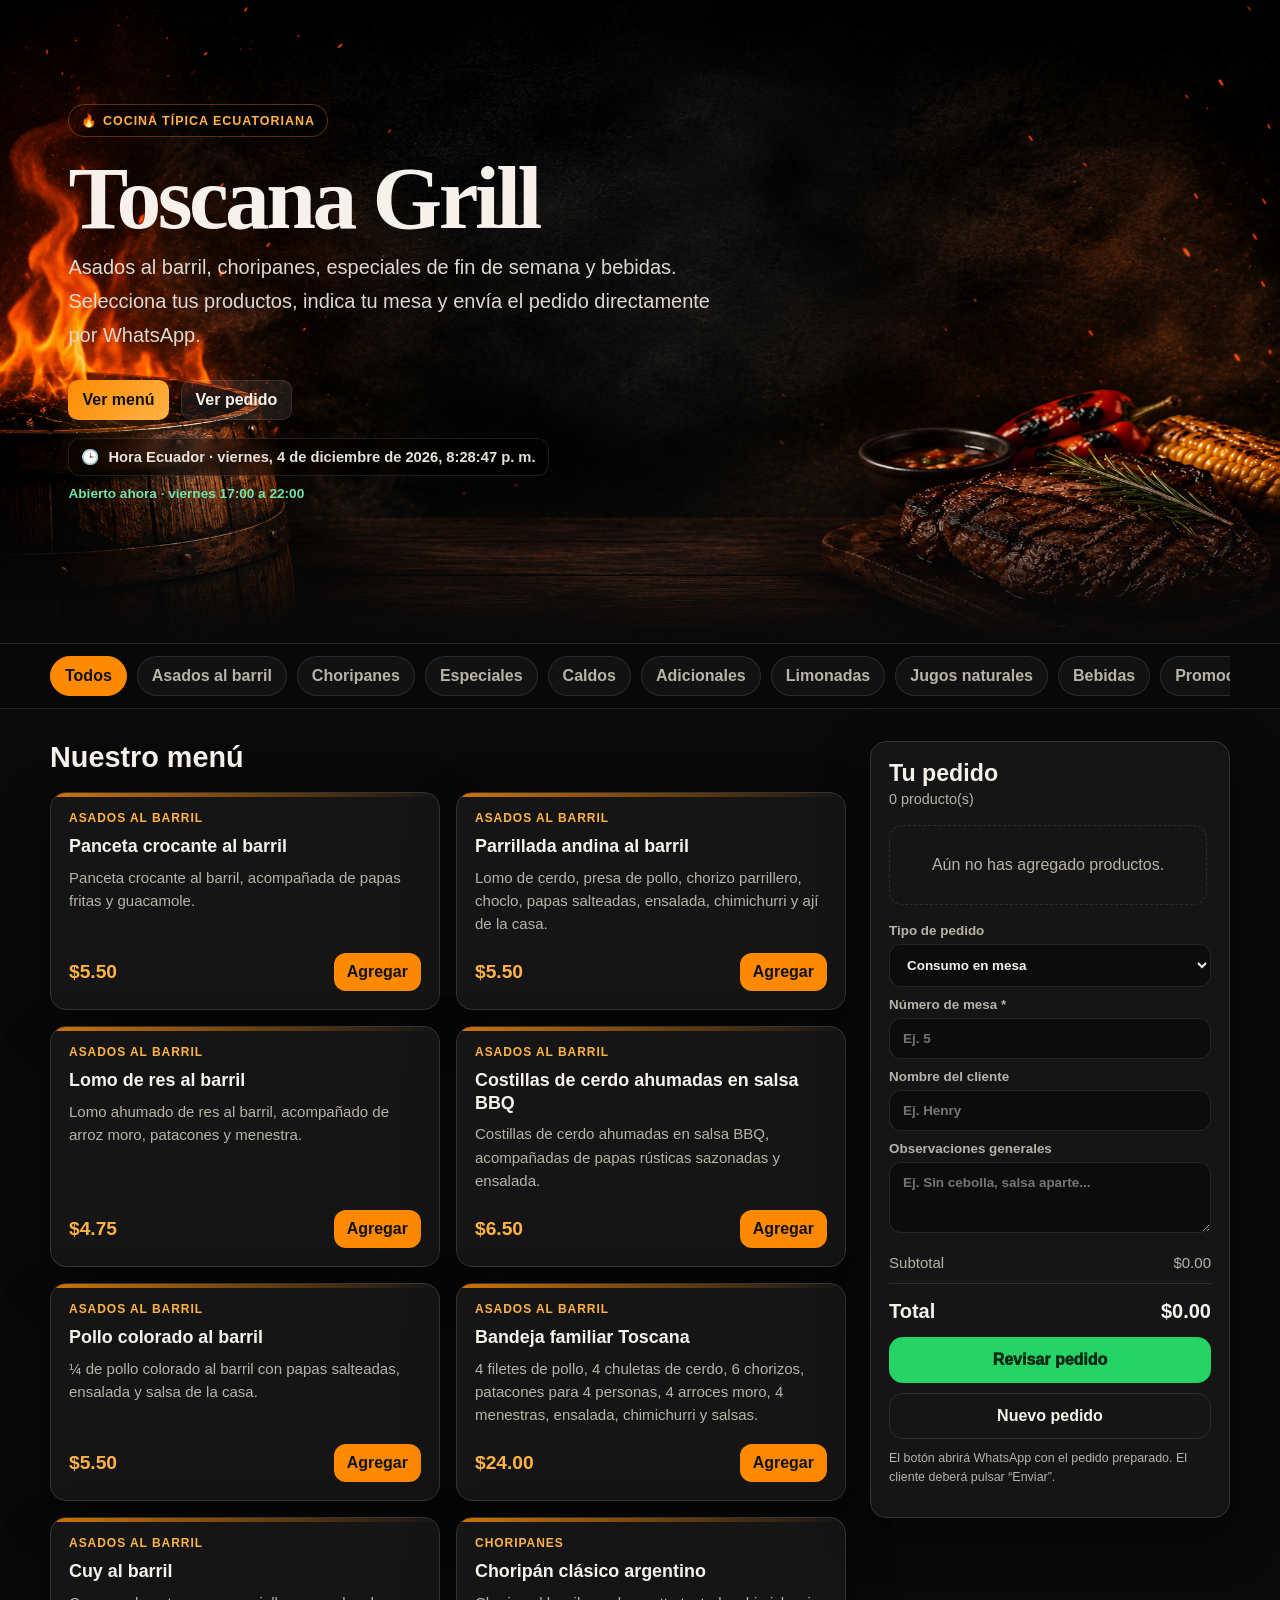
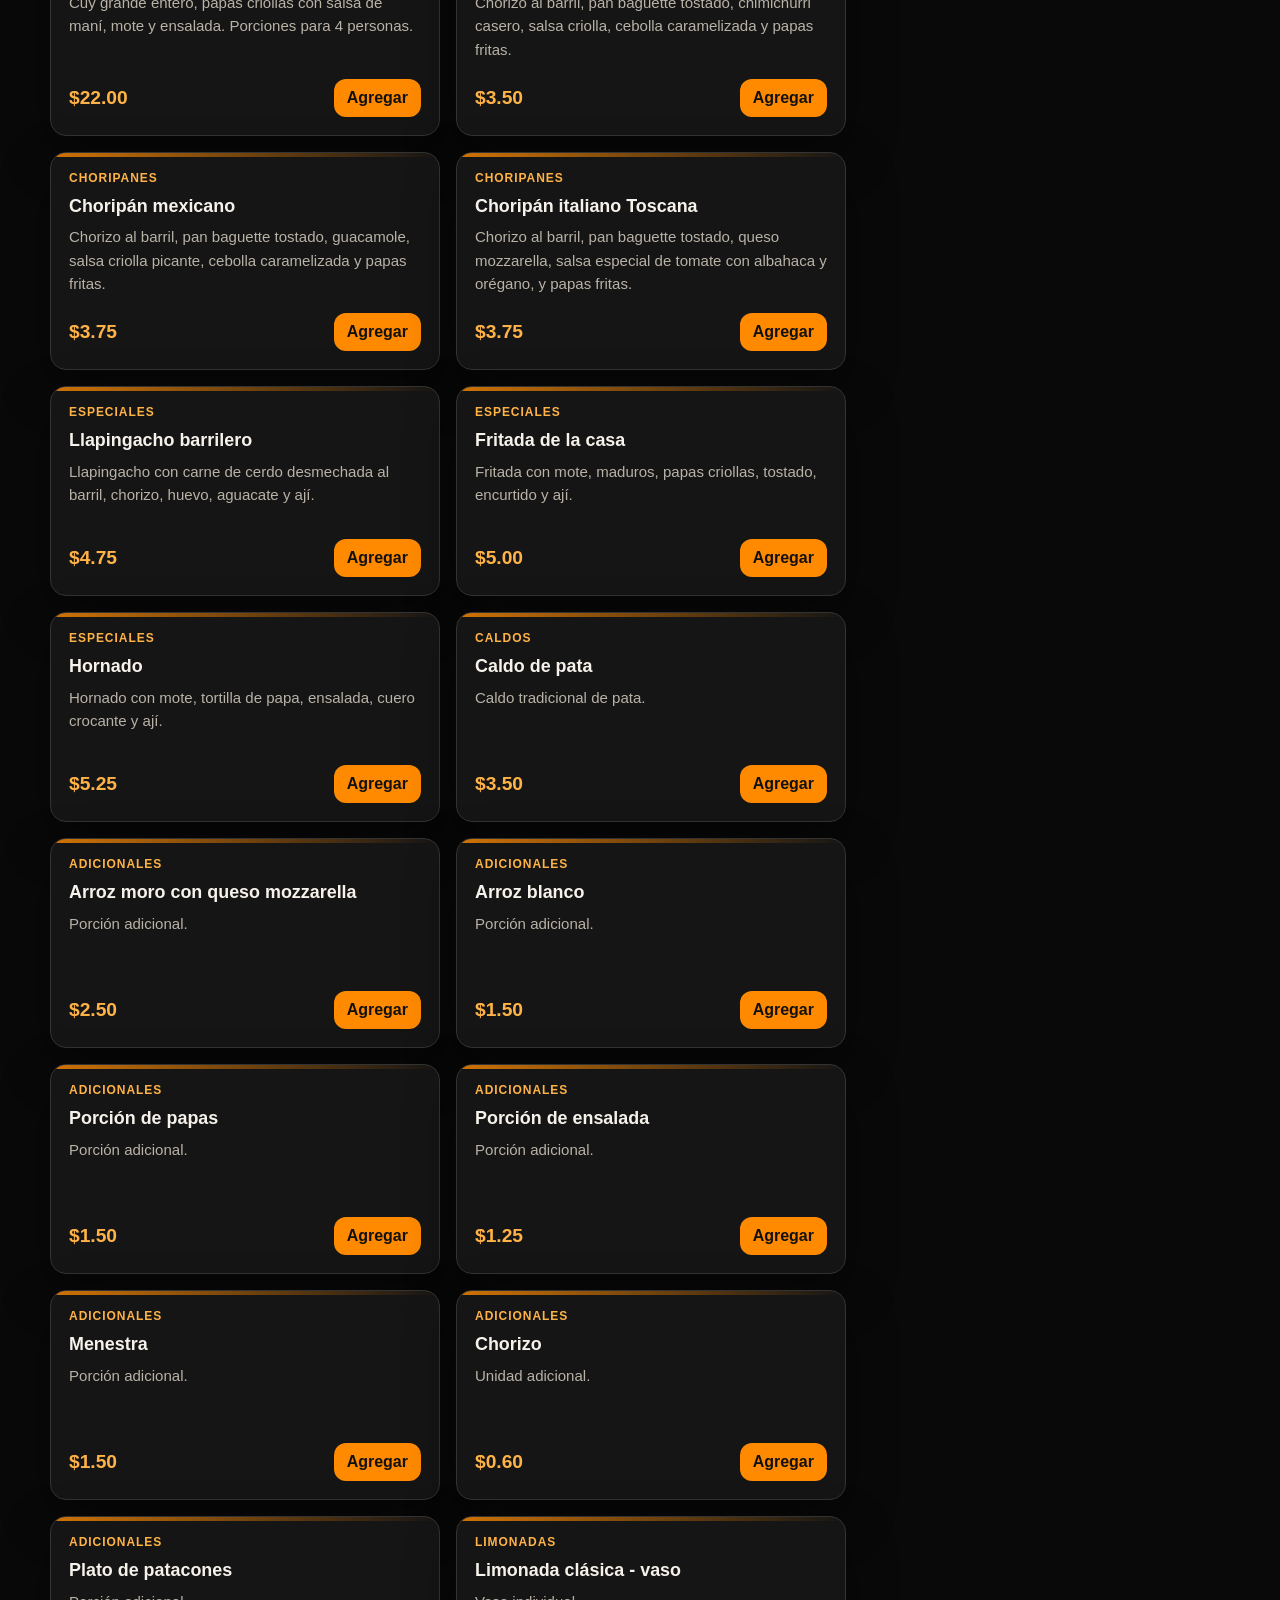
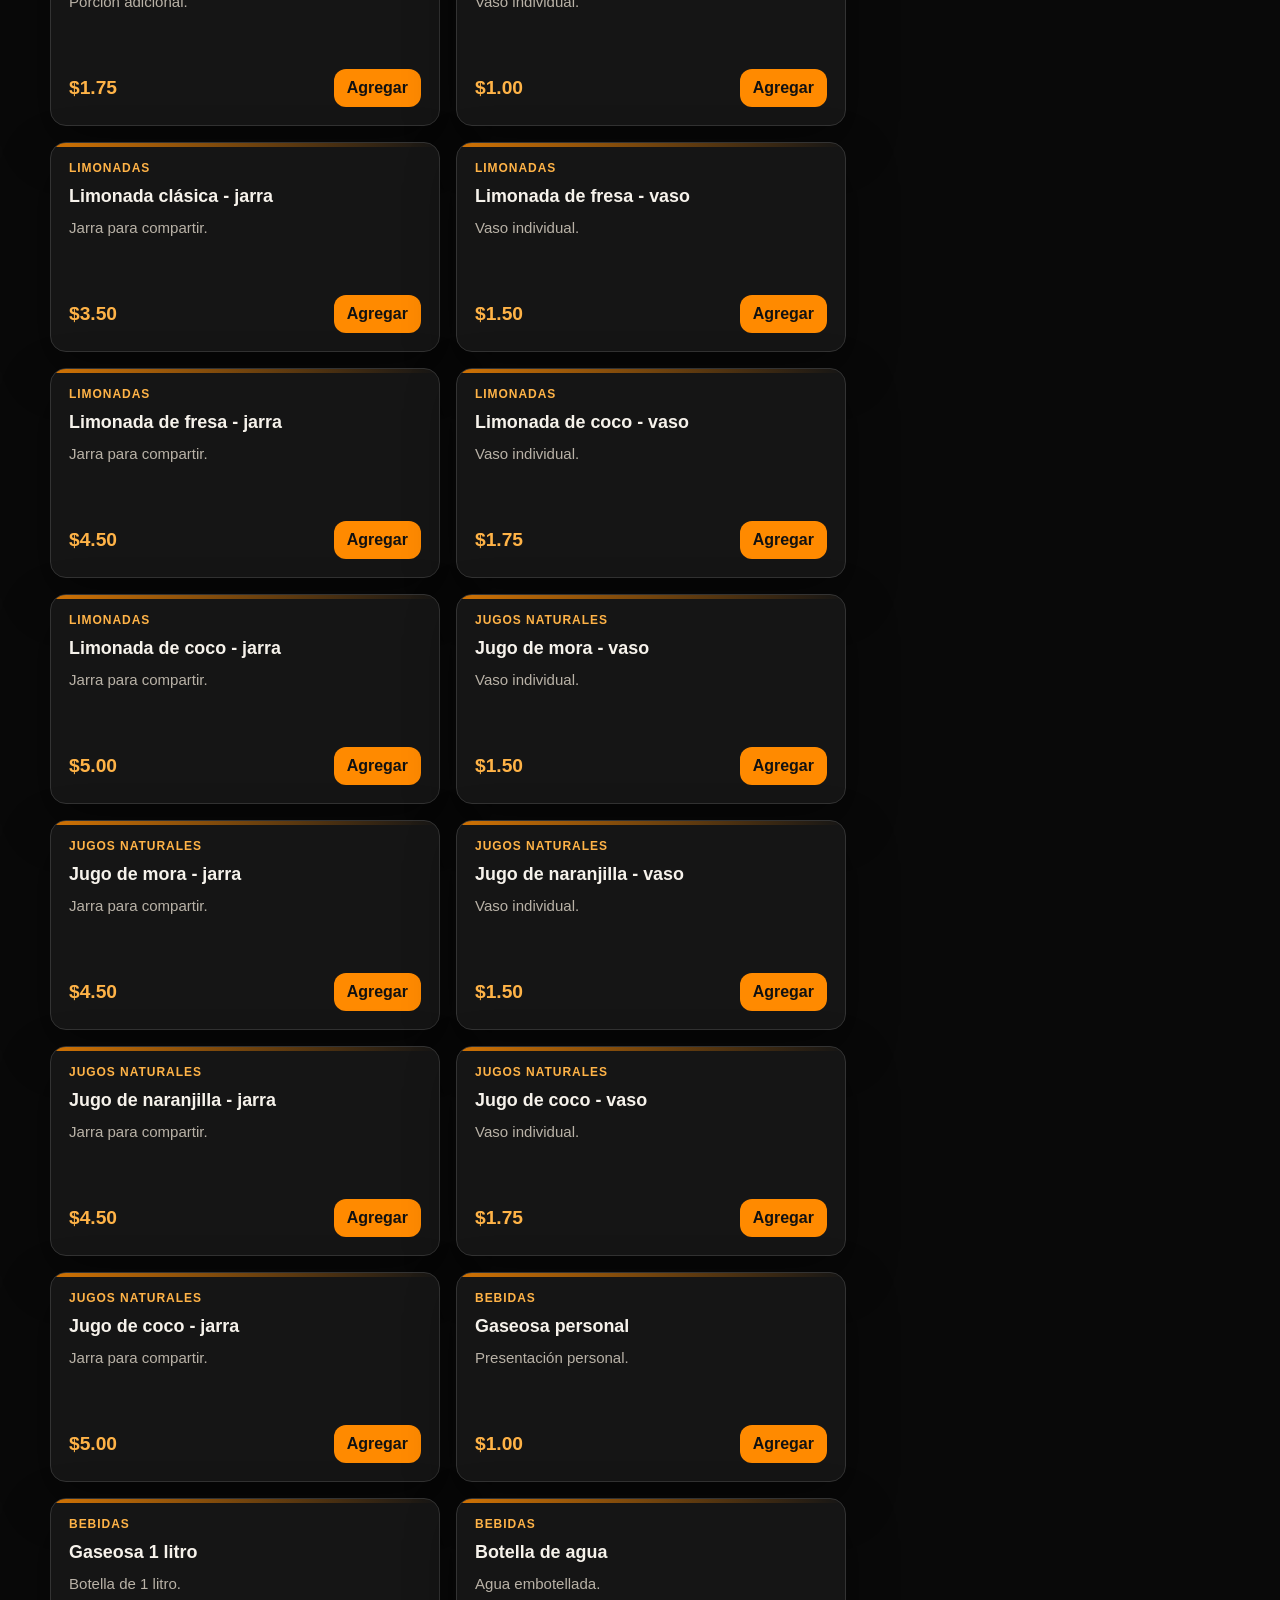
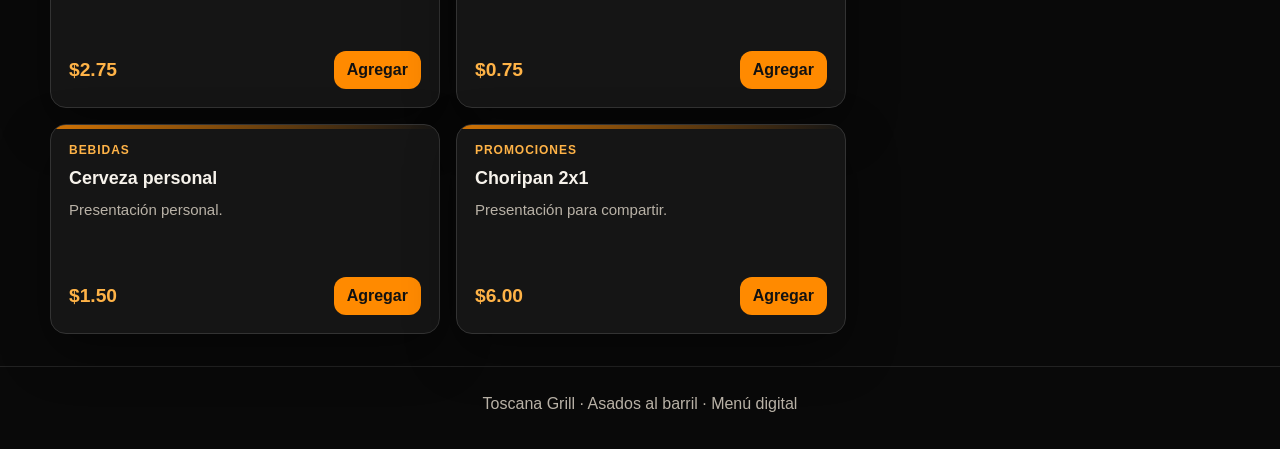
<file: index.html>
<!DOCTYPE html>
<html lang="es">
<head>
  <meta charset="UTF-8">
  <meta name="viewport" content="width=device-width, initial-scale=1.0">
  <meta name="description" content="Menú digital de Toscana Grill. Realiza tu pedido y envíalo por WhatsApp.">
  <meta name="theme-color" content="#090909">
  <meta name="referrer" content="strict-origin">
  <link rel="preload" as="image" href="./assets/fondo-toscana.png?v=2" fetchpriority="high">
  <link rel="stylesheet" href="./css/styles.css?v=6">
  <style>
    html,body{margin:0;min-height:100%;background:#090909;color:#f6f2eb;font-family:Arial,sans-serif}
    .hero{min-height:65vh;padding:32px;background:#111 url("./assets/fondo-toscana.png?v=2") center/100% 100% no-repeat}
    .hero-content,.layout,.toolbar-inner{width:min(1180px,94%);margin:auto}
    .layout{display:grid;grid-template-columns:minmax(0,1fr) 360px;gap:24px;padding:32px 0}
    .menu-grid{display:grid;grid-template-columns:repeat(2,minmax(0,1fr));gap:16px}
    .card,.cart{background:#151515;border:1px solid #333;border-radius:16px;padding:18px}
    button,.btn{border-radius:10px;padding:10px 14px}
    @media(max-width:900px){.layout{grid-template-columns:1fr}.menu-grid{grid-template-columns:1fr}}
  </style>
  <title>Toscana Grill | Menú digital</title>
</head>
<body>
<noscript><p style="padding:20px">Activa JavaScript para visualizar el menú.</p></noscript>
<header class="hero">
    <div class="hero-content">
      <span class="eyebrow">🔥 Cocina típica ecuatoriana</span>
      <h1>Toscana Grill</h1>
      <p>Asados al barril, choripanes, especiales de fin de semana y bebidas. Selecciona tus productos, indica tu mesa y envía el pedido directamente por WhatsApp.</p>
      <div class="hero-actions">
        <a class="btn btn-primary" href="#menu">Ver menú</a>
        <button class="btn btn-secondary" id="openCartButton" type="button">Ver pedido</button>
      </div>

      <div class="live-datetime" aria-live="polite">
        <span>🕒</span>
        <span id="currentDateTime">Cargando fecha y hora...</span>
      </div>
      <div class="schedule-note" id="scheduleStatus" aria-live="polite"></div>
    </div>
  </header>

  <nav class="toolbar" aria-label="Categorías del menú">
    <div class="toolbar-inner" id="categoryFilters"></div>
  </nav>

  <main class="layout" id="menu">
    <section>
      <h2 class="section-title">Nuestro menú</h2>
      <div class="menu-grid" id="menuGrid">

        <article class="card" data-product-id="1" data-category="Asados al barril">
          <span class="category">Asados al barril</span>
          <h3>Panceta crocante al barril</h3>
          <p class="description">Panceta crocante al barril, acompañada de papas fritas y guacamole.</p>
          <div class="card-footer">
            <span class="price">$5.50</span>
            <button class="add-btn" type="button" data-add-product="1">Agregar</button>
          </div>
        </article>

        <article class="card" data-product-id="2" data-category="Asados al barril">
          <span class="category">Asados al barril</span>
          <h3>Parrillada andina al barril</h3>
          <p class="description">Lomo de cerdo, presa de pollo, chorizo parrillero, choclo, papas salteadas, ensalada, chimichurri y ají de la casa.</p>
          <div class="card-footer">
            <span class="price">$5.50</span>
            <button class="add-btn" type="button" data-add-product="2">Agregar</button>
          </div>
        </article>

        <article class="card" data-product-id="3" data-category="Asados al barril">
          <span class="category">Asados al barril</span>
          <h3>Lomo de res al barril</h3>
          <p class="description">Lomo ahumado de res al barril, acompañado de arroz moro, patacones y menestra.</p>
          <div class="card-footer">
            <span class="price">$4.75</span>
            <button class="add-btn" type="button" data-add-product="3">Agregar</button>
          </div>
        </article>

        <article class="card" data-product-id="4" data-category="Asados al barril">
          <span class="category">Asados al barril</span>
          <h3>Costillas de cerdo ahumadas en salsa BBQ</h3>
          <p class="description">Costillas de cerdo ahumadas en salsa BBQ, acompañadas de papas rústicas sazonadas, ensalada y limonada.</p>
          <div class="card-footer">
            <span class="price">$5.00</span>
            <button class="add-btn" type="button" data-add-product="4">Agregar</button>
          </div>
        </article>

        <article class="card" data-product-id="5" data-category="Asados al barril">
          <span class="category">Asados al barril</span>
          <h3>Pollo colorado al barril</h3>
          <p class="description">¼ de pollo colorado al barril con papas salteadas, ensalada y salsa de la casa.</p>
          <div class="card-footer">
            <span class="price">$5.50</span>
            <button class="add-btn" type="button" data-add-product="5">Agregar</button>
          </div>
        </article>

        <article class="card" data-product-id="6" data-category="Asados al barril">
          <span class="category">Asados al barril</span>
          <h3>Bandeja familiar Toscana</h3>
          <p class="description">4 filetes de pollo, 4 chuletas de cerdo, 6 chorizos, patacones para 4 personas, 4 arroces moro, 4 menestras, ensalada, chimichurri y salsas.</p>
          <div class="card-footer">
            <span class="price">$24.00</span>
            <button class="add-btn" type="button" data-add-product="6">Agregar</button>
          </div>
        </article>

        <article class="card" data-product-id="7" data-category="Asados al barril">
          <span class="category">Asados al barril</span>
          <h3>Cuy al barril</h3>
          <p class="description">Cuy grande entero, papas criollas con salsa de maní, mote y ensalada. Porciones para 4 personas.</p>
          <div class="card-footer">
            <span class="price">$22.00</span>
            <button class="add-btn" type="button" data-add-product="7">Agregar</button>
          </div>
        </article>

        <article class="card" data-product-id="8" data-category="Choripanes">
          <span class="category">Choripanes</span>
          <h3>Choripán clásico argentino</h3>
          <p class="description">Chorizo al barril, pan baguette tostado, chimichurri casero, salsa criolla, cebolla caramelizada y papas fritas.</p>
          <div class="card-footer">
            <span class="price">$3.50</span>
            <button class="add-btn" type="button" data-add-product="8">Agregar</button>
          </div>
        </article>

        <article class="card" data-product-id="9" data-category="Choripanes">
          <span class="category">Choripanes</span>
          <h3>Choripán mexicano</h3>
          <p class="description">Chorizo al barril, pan baguette tostado, guacamole, salsa criolla picante, cebolla caramelizada y papas fritas.</p>
          <div class="card-footer">
            <span class="price">$3.75</span>
            <button class="add-btn" type="button" data-add-product="9">Agregar</button>
          </div>
        </article>

        <article class="card" data-product-id="10" data-category="Choripanes">
          <span class="category">Choripanes</span>
          <h3>Choripán italiano Toscana</h3>
          <p class="description">Chorizo al barril, pan baguette tostado, queso mozzarella, salsa especial de tomate con albahaca y orégano, y papas fritas.</p>
          <div class="card-footer">
            <span class="price">$3.75</span>
            <button class="add-btn" type="button" data-add-product="10">Agregar</button>
          </div>
        </article>

        <article class="card" data-product-id="11" data-category="Especiales">
          <span class="category">Especiales</span>
          <h3>Llapingacho barrilero</h3>
          <p class="description">Llapingacho con carne de cerdo desmechada al barril, chorizo, huevo, aguacate y ají.</p>
          <div class="card-footer">
            <span class="price">$4.75</span>
            <button class="add-btn" type="button" data-add-product="11">Agregar</button>
          </div>
        </article>

        <article class="card" data-product-id="12" data-category="Especiales">
          <span class="category">Especiales</span>
          <h3>Fritada de la casa</h3>
          <p class="description">Fritada con mote, maduros, papas criollas, tostado, encurtido y ají.</p>
          <div class="card-footer">
            <span class="price">$5.00</span>
            <button class="add-btn" type="button" data-add-product="12">Agregar</button>
          </div>
        </article>

        <article class="card" data-product-id="13" data-category="Especiales">
          <span class="category">Especiales</span>
          <h3>Hornado</h3>
          <p class="description">Hornado con mote, tortilla de papa, ensalada, cuero crocante y ají.</p>
          <div class="card-footer">
            <span class="price">$5.25</span>
            <button class="add-btn" type="button" data-add-product="13">Agregar</button>
          </div>
        </article>

        <article class="card" data-product-id="14" data-category="Caldos">
          <span class="category">Caldos</span>
          <h3>Caldo de pata</h3>
          <p class="description">Caldo tradicional de pata.</p>
          <div class="card-footer">
            <span class="price">$3.50</span>
            <button class="add-btn" type="button" data-add-product="14">Agregar</button>
          </div>
        </article>

        <article class="card" data-product-id="15" data-category="Adicionales">
          <span class="category">Adicionales</span>
          <h3>Arroz moro con queso mozzarella</h3>
          <p class="description">Porción adicional.</p>
          <div class="card-footer">
            <span class="price">$2.50</span>
            <button class="add-btn" type="button" data-add-product="15">Agregar</button>
          </div>
        </article>

        <article class="card" data-product-id="16" data-category="Adicionales">
          <span class="category">Adicionales</span>
          <h3>Arroz blanco</h3>
          <p class="description">Porción adicional.</p>
          <div class="card-footer">
            <span class="price">$1.50</span>
            <button class="add-btn" type="button" data-add-product="16">Agregar</button>
          </div>
        </article>

        <article class="card" data-product-id="17" data-category="Adicionales">
          <span class="category">Adicionales</span>
          <h3>Porción de papas</h3>
          <p class="description">Porción adicional.</p>
          <div class="card-footer">
            <span class="price">$1.50</span>
            <button class="add-btn" type="button" data-add-product="17">Agregar</button>
          </div>
        </article>

        <article class="card" data-product-id="18" data-category="Adicionales">
          <span class="category">Adicionales</span>
          <h3>Porción de ensalada</h3>
          <p class="description">Porción adicional.</p>
          <div class="card-footer">
            <span class="price">$1.25</span>
            <button class="add-btn" type="button" data-add-product="18">Agregar</button>
          </div>
        </article>

        <article class="card" data-product-id="19" data-category="Adicionales">
          <span class="category">Adicionales</span>
          <h3>Menestra</h3>
          <p class="description">Porción adicional.</p>
          <div class="card-footer">
            <span class="price">$1.50</span>
            <button class="add-btn" type="button" data-add-product="19">Agregar</button>
          </div>
        </article>

        <article class="card" data-product-id="20" data-category="Adicionales">
          <span class="category">Adicionales</span>
          <h3>Chorizo</h3>
          <p class="description">Unidad adicional.</p>
          <div class="card-footer">
            <span class="price">$0.60</span>
            <button class="add-btn" type="button" data-add-product="20">Agregar</button>
          </div>
        </article>

        <article class="card" data-product-id="21" data-category="Adicionales">
          <span class="category">Adicionales</span>
          <h3>Plato de patacones</h3>
          <p class="description">Porción adicional.</p>
          <div class="card-footer">
            <span class="price">$1.75</span>
            <button class="add-btn" type="button" data-add-product="21">Agregar</button>
          </div>
        </article>

        <article class="card" data-product-id="22" data-category="Limonadas">
          <span class="category">Limonadas</span>
          <h3>Limonada clásica - vaso</h3>
          <p class="description">Vaso individual.</p>
          <div class="card-footer">
            <span class="price">$1.00</span>
            <button class="add-btn" type="button" data-add-product="22">Agregar</button>
          </div>
        </article>

        <article class="card" data-product-id="23" data-category="Limonadas">
          <span class="category">Limonadas</span>
          <h3>Limonada clásica - jarra</h3>
          <p class="description">Jarra para compartir.</p>
          <div class="card-footer">
            <span class="price">$3.50</span>
            <button class="add-btn" type="button" data-add-product="23">Agregar</button>
          </div>
        </article>

        <article class="card" data-product-id="24" data-category="Limonadas">
          <span class="category">Limonadas</span>
          <h3>Limonada de fresa - vaso</h3>
          <p class="description">Vaso individual.</p>
          <div class="card-footer">
            <span class="price">$1.50</span>
            <button class="add-btn" type="button" data-add-product="24">Agregar</button>
          </div>
        </article>

        <article class="card" data-product-id="25" data-category="Limonadas">
          <span class="category">Limonadas</span>
          <h3>Limonada de fresa - jarra</h3>
          <p class="description">Jarra para compartir.</p>
          <div class="card-footer">
            <span class="price">$4.50</span>
            <button class="add-btn" type="button" data-add-product="25">Agregar</button>
          </div>
        </article>

        <article class="card" data-product-id="26" data-category="Limonadas">
          <span class="category">Limonadas</span>
          <h3>Limonada de coco - vaso</h3>
          <p class="description">Vaso individual.</p>
          <div class="card-footer">
            <span class="price">$1.75</span>
            <button class="add-btn" type="button" data-add-product="26">Agregar</button>
          </div>
        </article>

        <article class="card" data-product-id="27" data-category="Limonadas">
          <span class="category">Limonadas</span>
          <h3>Limonada de coco - jarra</h3>
          <p class="description">Jarra para compartir.</p>
          <div class="card-footer">
            <span class="price">$5.00</span>
            <button class="add-btn" type="button" data-add-product="27">Agregar</button>
          </div>
        </article>

        <article class="card" data-product-id="28" data-category="Jugos naturales">
          <span class="category">Jugos naturales</span>
          <h3>Jugo de mora - vaso</h3>
          <p class="description">Vaso individual.</p>
          <div class="card-footer">
            <span class="price">$1.50</span>
            <button class="add-btn" type="button" data-add-product="28">Agregar</button>
          </div>
        </article>

        <article class="card" data-product-id="29" data-category="Jugos naturales">
          <span class="category">Jugos naturales</span>
          <h3>Jugo de mora - jarra</h3>
          <p class="description">Jarra para compartir.</p>
          <div class="card-footer">
            <span class="price">$4.50</span>
            <button class="add-btn" type="button" data-add-product="29">Agregar</button>
          </div>
        </article>

        <article class="card" data-product-id="30" data-category="Jugos naturales">
          <span class="category">Jugos naturales</span>
          <h3>Jugo de naranjilla - vaso</h3>
          <p class="description">Vaso individual.</p>
          <div class="card-footer">
            <span class="price">$1.50</span>
            <button class="add-btn" type="button" data-add-product="30">Agregar</button>
          </div>
        </article>

        <article class="card" data-product-id="31" data-category="Jugos naturales">
          <span class="category">Jugos naturales</span>
          <h3>Jugo de naranjilla - jarra</h3>
          <p class="description">Jarra para compartir.</p>
          <div class="card-footer">
            <span class="price">$4.50</span>
            <button class="add-btn" type="button" data-add-product="31">Agregar</button>
          </div>
        </article>

        <article class="card" data-product-id="32" data-category="Jugos naturales">
          <span class="category">Jugos naturales</span>
          <h3>Jugo de coco - vaso</h3>
          <p class="description">Vaso individual.</p>
          <div class="card-footer">
            <span class="price">$1.75</span>
            <button class="add-btn" type="button" data-add-product="32">Agregar</button>
          </div>
        </article>

        <article class="card" data-product-id="33" data-category="Jugos naturales">
          <span class="category">Jugos naturales</span>
          <h3>Jugo de coco - jarra</h3>
          <p class="description">Jarra para compartir.</p>
          <div class="card-footer">
            <span class="price">$5.00</span>
            <button class="add-btn" type="button" data-add-product="33">Agregar</button>
          </div>
        </article>

        <article class="card" data-product-id="34" data-category="Bebidas">
          <span class="category">Bebidas</span>
          <h3>Gaseosa personal</h3>
          <p class="description">Presentación personal.</p>
          <div class="card-footer">
            <span class="price">$1.00</span>
            <button class="add-btn" type="button" data-add-product="34">Agregar</button>
          </div>
        </article>

        <article class="card" data-product-id="35" data-category="Bebidas">
          <span class="category">Bebidas</span>
          <h3>Gaseosa 1 litro</h3>
          <p class="description">Botella de 1 litro.</p>
          <div class="card-footer">
            <span class="price">$2.75</span>
            <button class="add-btn" type="button" data-add-product="35">Agregar</button>
          </div>
        </article>

        <article class="card" data-product-id="36" data-category="Bebidas">
          <span class="category">Bebidas</span>
          <h3>Botella de agua</h3>
          <p class="description">Agua embotellada.</p>
          <div class="card-footer">
            <span class="price">$0.75</span>
            <button class="add-btn" type="button" data-add-product="36">Agregar</button>
          </div>
        </article>

        <article class="card" data-product-id="37" data-category="Bebidas">
          <span class="category">Bebidas</span>
          <h3>Cerveza personal</h3>
          <p class="description">Presentación personal.</p>
          <div class="card-footer">
            <span class="price">$1.50</span>
            <button class="add-btn" type="button" data-add-product="37">Agregar</button>
          </div>
        </article>
      </div>
    </section>

    <aside class="cart" id="cartPanel" aria-label="Resumen del pedido">
      <button class="cart-close-mobile" id="closeCartButton" type="button" aria-label="Cerrar pedido">×</button>
      <h2>Tu pedido</h2>
      <p class="cart-meta"><span id="cartCount">0</span> producto(s)</p>

      <div class="cart-items" id="cartItems">
        <div class="cart-empty">Aún no has agregado productos.</div>
      </div>

      <div class="order-fields">
        <label>
          Tipo de pedido
          <select id="orderType">
            <option value="Consumo en mesa">Consumo en mesa</option>
            <option value="Para llevar">Para llevar</option>
            <option value="Domicilio">Domicilio</option>
          </select>
        </label>

        <div id="tableFields" class="conditional-fields visible">
          <label>
            Número de mesa *
            <input id="tableNumber" type="text" inputmode="numeric" pattern="[0-9]{1,3}" maxlength="3" placeholder="Ej. 5" autocomplete="off" />
          </label>
        </div>

        <label>
          Nombre del cliente
          <input id="customerName" type="text" maxlength="60" placeholder="Ej. Henry" autocomplete="name" />
        </label>

        <div id="deliveryFields" class="conditional-fields">
          <label>
            Dirección de entrega *
            <input id="deliveryAddress" type="text" maxlength="180" placeholder="Ej. Av. Principal y Calle Secundaria" autocomplete="street-address" />
            <span class="field-note">El costo del delivery aplica únicamente dentro de la zona urbana. Fuera de la zona el costo puede variar. </span>
          </label>

          <label>
            Referencia *
            <textarea id="deliveryReference" rows="2" maxlength="180" placeholder="Ej. Casa color beige, junto a la farmacia"></textarea>
          </label>
        </div>

        <label>
          Observaciones generales
          <textarea id="orderNotes" rows="3" maxlength="250" placeholder="Ej. Sin cebolla, salsa aparte..."></textarea>
        </label>
      </div>

      <div class="fee-summary">
        <div class="fee-row">
          <span>Subtotal</span>
          <span id="cartSubtotal">$0.00</span>
        </div>
        <div class="fee-row" id="disposablesRow" hidden>
          <span>Desechables</span>
          <span id="disposablesTotal">$0.00</span>
        </div>
        <div class="fee-row" id="deliveryRow" hidden>
          <span>Delivery</span>
          <span id="deliveryTotal">$0.00</span>
        </div>
      </div>

      <div class="cart-total">
        <span>Total</span>
        <span id="cartTotal">$0.00</span>
      </div>

      <button class="whatsapp-btn" id="reviewOrderButton" type="button">
        Revisar pedido
      </button>

      <button class="new-order-btn" id="newOrderButton" type="button">
        Nuevo pedido
      </button>

      <p class="helper">
        El botón abrirá WhatsApp con el pedido preparado. El cliente deberá pulsar “Enviar”.
      </p>
    </aside>
  </main>

  <button class="floating-cart" id="floatingCartButton" type="button">
    🛒 Pedido (<span id="floatingCount">0</span>)
  </button>

  
  <div class="modal-backdrop" id="orderReviewModal" hidden>
    <section class="order-modal" role="dialog" aria-modal="true" aria-labelledby="reviewTitle">
      <div class="modal-header">
        <div>
          <span class="category">Verificación final</span>
          <h2 id="reviewTitle">Confirma tu pedido</h2>
        </div>
        <button class="modal-close" id="closeReviewButton" type="button" aria-label="Cerrar">×</button>
      </div>

      <div class="review-content" id="reviewContent"></div>

      <div class="modal-actions">
        <button class="btn btn-secondary" id="editOrderButton" type="button">Volver y editar</button>
        <button class="whatsapp-btn" id="confirmWhatsAppButton" type="button">Confirmar y abrir WhatsApp</button>
      </div>
    </section>
  </div>

  <footer>
    Toscana Grill · Asados al barril · Menú digital
  </footer>
  <script defer src="./js/app.js?v=6"></script>
</body>
</html>
</file>
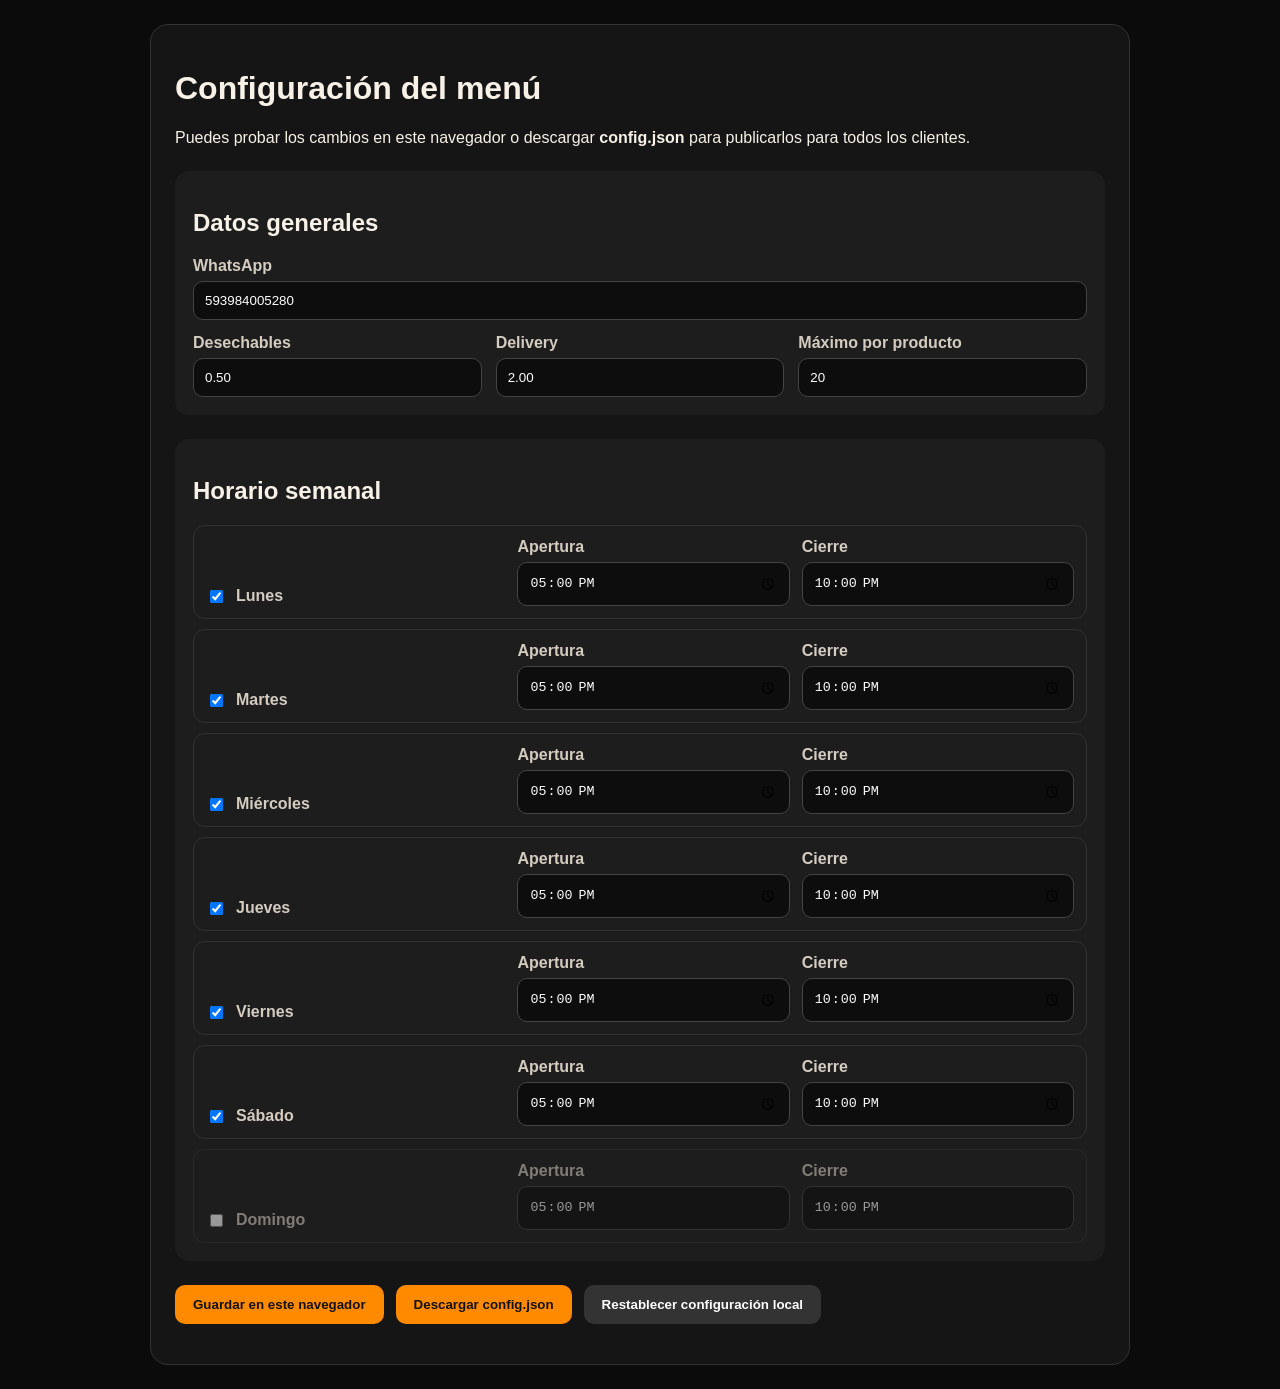
<file: admin/configuracion.html>
<!DOCTYPE html>
<html lang="es">
<head>
  <meta charset="UTF-8">
  <meta name="viewport" content="width=device-width, initial-scale=1.0">
  <title>Configuración Toscana Grill</title>
  <link rel="stylesheet" href="../css/configuracion.css?v=2">
</head>
<body>
  <main class="config-card">
    <h1>Configuración del menú</h1>
    <p>Puedes probar los cambios en este navegador o descargar <strong>config.json</strong> para publicarlos para todos los clientes.</p>
    <section>
      <h2>Datos generales</h2>
      <label>WhatsApp<input id="whatsappNumber" type="text" maxlength="15"></label>
      <div class="grid-3">
        <label>Desechables<input id="disposableFeePerItem" type="number" min="0" step="0.05"></label>
        <label>Delivery<input id="deliveryFee" type="number" min="0" step="0.25"></label>
        <label>Máximo por producto<input id="maxQuantityPerItem" type="number" min="1" max="99"></label>
      </div>
    </section>
    <section>
      <h2>Horario semanal</h2>
      <div id="days" class="days"></div>
    </section>
    <div class="actions">
      <button id="saveLocalConfig" type="button">Guardar en este navegador</button>
      <button id="downloadConfig" type="button">Descargar config.json</button>
      <button id="clearLocalConfig" class="secondary" type="button">Restablecer configuración local</button>
    </div>
    <p id="status" class="status"></p>
  </main>
  <script src="../js/config-editor.js?v=4"></script>
</body>
</html>
</file>
<file: css/styles.css>
:root {
      --bg: #090909;
      --surface: #121212;
      --surface-2: #191919;
      --text: #f6f2eb;
      --muted: #b9b2a7;
      --accent: #ff8a00;
      --accent-2: #ffb347;
      --danger: #ff5f57;
      --success: #25d366;
      --border: rgba(255,255,255,.10);
      --shadow: 0 18px 50px rgba(0,0,0,.38);
      --radius: 18px;
    }

    * { box-sizing: border-box; }
    html { scroll-behavior: smooth; }
    body {
      margin: 0;
      font-family: Inter, ui-sans-serif, system-ui, -apple-system, BlinkMacSystemFont, "Segoe UI", sans-serif;
      background:
        radial-gradient(circle at top right, rgba(255,138,0,.12), transparent 28%),
        linear-gradient(180deg, #090909 0%, #0f0f0f 100%);
      color: var(--text);
      min-height: 100vh;
    }

    button, input, select, textarea { font: inherit; }
    button { cursor: pointer; }

    .hero {
      min-height: 72vh;
      display: grid;
      place-items: center;
      position: relative;
      overflow: hidden;
      border-bottom: 1px solid var(--border);
      background:
        linear-gradient(90deg, rgba(0,0,0,.88), rgba(0,0,0,.52), rgba(0,0,0,.82)),
        url("../assets/fondo-toscana.png") center center / 100% 100% no-repeat;
    }

    .hero::after {
      content: "";
      position: absolute;
      inset: auto 0 0;
      height: 180px;
      background: linear-gradient(transparent, var(--bg));
    }

    .hero-content {
      width: min(1120px, 92%);
      position: relative;
      z-index: 2;
      padding: 72px 0 110px;
    }

    .eyebrow {
      display: inline-flex;
      gap: 10px;
      align-items: center;
      padding: 8px 12px;
      border: 1px solid rgba(255,138,0,.35);
      border-radius: 999px;
      background: rgba(0,0,0,.42);
      color: var(--accent-2);
      font-weight: 800;
      letter-spacing: .08em;
      text-transform: uppercase;
      font-size: .78rem;
    }

    h1 {
      margin: 18px 0 10px;
      font-family: Georgia, "Times New Roman", serif;
      font-size: clamp(3rem, 7vw, 6.4rem);
      line-height: .95;
      letter-spacing: -.04em;
      max-width: 780px;
    }

    .hero p {
      margin: 0;
      max-width: 650px;
      color: #ded8cf;
      font-size: clamp(1rem, 2vw, 1.25rem);
      line-height: 1.7;
    }

    .hero-actions {
      margin-top: 28px;
      display: flex;
      flex-wrap: wrap;
      gap: 12px;
    }

    .live-datetime {
      margin-top: 18px;
      display: inline-flex;
      align-items: center;
      gap: 9px;
      padding: 9px 12px;
      border-radius: 12px;
      background: rgba(0,0,0,.44);
      border: 1px solid var(--border);
      color: #e8e1d8;
      font-weight: 700;
      font-size: .92rem;
      backdrop-filter: blur(8px);
    }

    .conditional-fields {
      display: none;
      gap: 10px;
    }

    .conditional-fields.visible {
      display: grid;
    }

    .btn {
      border: 0;
      border-radius: 14px;
      padding: 13px 18px;
      font-weight: 800;
      display: inline-flex;
      align-items: center;
      justify-content: center;
      gap: 9px;
      text-decoration: none;
      transition: .2s ease;
    }

    .btn:hover { transform: translateY(-2px); }
    .btn-primary {
      color: #111;
      background: linear-gradient(135deg, var(--accent), var(--accent-2));
      box-shadow: 0 10px 30px rgba(255,138,0,.24);
    }
    .btn-secondary {
      color: var(--text);
      background: rgba(255,255,255,.08);
      border: 1px solid var(--border);
    }

    .layout {
      width: min(1180px, 94%);
      margin: 0 auto;
      display: grid;
      grid-template-columns: minmax(0, 1fr) 360px;
      gap: 26px;
      padding: 34px 0 80px;
      align-items: start;
    }

    .toolbar {
      position: sticky;
      top: 0;
      z-index: 12;
      backdrop-filter: blur(14px);
      background: rgba(9,9,9,.88);
      border-bottom: 1px solid var(--border);
    }

    .toolbar-inner {
      width: min(1180px, 94%);
      margin: 0 auto;
      padding: 12px 0;
      display: flex;
      gap: 10px;
      align-items: center;
      overflow-x: auto;
      scrollbar-width: none;
    }

    .toolbar-inner::-webkit-scrollbar { display: none; }

    .filter-btn {
      border: 1px solid var(--border);
      color: var(--muted);
      background: var(--surface);
      border-radius: 999px;
      padding: 10px 14px;
      white-space: nowrap;
      font-weight: 700;
    }

    .filter-btn.active {
      color: #111;
      background: var(--accent);
      border-color: var(--accent);
    }

    .section-title {
      margin: 0 0 18px;
      font-size: 1.8rem;
    }

    .menu-grid {
      display: grid;
      grid-template-columns: repeat(2, minmax(0, 1fr));
      gap: 16px;
    }

    .card {
      background: linear-gradient(180deg, rgba(255,255,255,.035), rgba(255,255,255,.015));
      border: 1px solid var(--border);
      border-radius: var(--radius);
      padding: 18px;
      box-shadow: var(--shadow);
      display: flex;
      flex-direction: column;
      min-height: 210px;
      position: relative;
      overflow: hidden;
    }

    .card::before {
      content: "";
      position: absolute;
      inset: 0 auto auto 0;
      width: 100%;
      height: 4px;
      background: linear-gradient(90deg, var(--accent), transparent);
      opacity: .8;
    }

    .category {
      color: var(--accent-2);
      text-transform: uppercase;
      letter-spacing: .08em;
      font-size: .75rem;
      font-weight: 900;
    }

    .card h3 {
      margin: 10px 0 8px;
      font-size: 1.12rem;
      line-height: 1.25;
    }

    .description {
      margin: 0;
      color: var(--muted);
      line-height: 1.55;
      font-size: .94rem;
      flex: 1;
    }

    .card-footer {
      margin-top: 18px;
      display: flex;
      align-items: center;
      justify-content: space-between;
      gap: 10px;
    }

    .price {
      color: var(--accent-2);
      font-size: 1.2rem;
      font-weight: 900;
    }

    .add-btn {
      border: 0;
      background: var(--accent);
      color: #111;
      padding: 10px 13px;
      border-radius: 12px;
      font-weight: 900;
    }

    .cart {
      position: sticky;
      top: 76px;
      background: var(--surface);
      border: 1px solid var(--border);
      border-radius: 20px;
      padding: 20px;
      box-shadow: var(--shadow);
    }

    .cart h2 {
      margin: 0;
      font-size: 1.45rem;
    }

    .cart-meta {
      color: var(--muted);
      margin: 4px 0 18px;
      font-size: .9rem;
    }

    .cart-items {
      display: grid;
      gap: 12px;
      max-height: 370px;
      overflow-y: auto;
      padding-right: 4px;
    }

    .cart-empty {
      color: var(--muted);
      text-align: center;
      padding: 30px 12px;
      border: 1px dashed var(--border);
      border-radius: 14px;
    }

    .cart-item {
      padding: 12px;
      border: 1px solid var(--border);
      border-radius: 14px;
      background: var(--surface-2);
    }

    .cart-item-top {
      display: flex;
      justify-content: space-between;
      gap: 10px;
      font-weight: 800;
    }

    .qty-row {
      margin-top: 10px;
      display: flex;
      align-items: center;
      justify-content: space-between;
    }

    .qty-control {
      display: flex;
      align-items: center;
      gap: 8px;
    }

    .qty-control button {
      width: 30px;
      height: 30px;
      border: 1px solid var(--border);
      color: var(--text);
      background: #0e0e0e;
      border-radius: 9px;
      font-weight: 900;
    }

    .remove-btn {
      border: 0;
      background: transparent;
      color: var(--danger);
      font-weight: 800;
    }

    .order-fields {
      margin-top: 18px;
      display: grid;
      gap: 10px;
    }

    label {
      font-size: .84rem;
      color: var(--muted);
      font-weight: 700;
    }

    .field-note {
      display: block;
      margin-top: 6px;
      color: var(--muted);
      font-size: .76rem;
      font-weight: 500;
      line-height: 1.4;
    }

    input, select, textarea {
      width: 100%;
      margin-top: 6px;
      padding: 12px 13px;
      color: var(--text);
      background: #0c0c0c;
      border: 1px solid var(--border);
      border-radius: 12px;
      outline: none;
    }

    input:focus, select:focus, textarea:focus {
      border-color: rgba(255,138,0,.7);
      box-shadow: 0 0 0 3px rgba(255,138,0,.08);
    }

    .fee-summary {
      margin-top: 18px;
      display: grid;
      gap: 8px;
      color: var(--muted);
      font-size: .94rem;
    }

    .fee-row {
      display: flex;
      justify-content: space-between;
      gap: 16px;
    }

    .fee-row[hidden] {
      display: none;
    }

    .cart-total {
      margin-top: 12px;
      padding-top: 16px;
      border-top: 1px solid var(--border);
      display: flex;
      justify-content: space-between;
      align-items: center;
      font-size: 1.25rem;
      font-weight: 900;
    }

    .whatsapp-btn {
      margin-top: 14px;
      width: 100%;
      background: var(--success);
      color: #0a2a16;
      border: 0;
      border-radius: 14px;
      padding: 14px;
      font-weight: 950;
      font-size: 1rem;
    }

    .helper {
      color: var(--muted);
      font-size: .78rem;
      line-height: 1.5;
      margin-top: 10px;
    }

    .floating-cart {
      display: none;
      position: fixed;
      right: 16px;
      bottom: 16px;
      z-index: 30;
      border: 0;
      background: var(--accent);
      color: #111;
      border-radius: 999px;
      padding: 14px 18px;
      font-weight: 950;
      box-shadow: 0 12px 34px rgba(0,0,0,.45);
    }

    footer {
      border-top: 1px solid var(--border);
      color: var(--muted);
      text-align: center;
      padding: 28px 16px 36px;
    }

    @media (max-width: 920px) {
      .layout { grid-template-columns: 1fr; }
      .cart {
        position: fixed;
        inset: 76px 12px 12px;
        z-index: 40;
        overflow-y: auto;
        transform: translateY(120%);
        transition: transform .25s ease;
      }
      .cart.open { transform: translateY(0); }
      .floating-cart { display: block; }
    }

    @media (max-width: 640px) {
      .hero { min-height: 62vh; }
      .hero-content { padding-top: 54px; }
      .menu-grid { grid-template-columns: 1fr; }
      .card { min-height: auto; }
    }


.schedule-note {
  margin-top: 10px;
  color: var(--muted);
  font-size: .85rem;
  font-weight: 700;
}

.schedule-note.open { color: #6ee7a8; }
.schedule-note.closed { color: #ff8f86; }

.modal-backdrop {
  position: fixed;
  inset: 0;
  z-index: 100;
  display: grid;
  place-items: center;
  padding: 18px;
  background: rgba(0,0,0,.78);
  backdrop-filter: blur(8px);
}

.modal-backdrop[hidden] { display: none; }

.order-modal {
  width: min(620px, 100%);
  max-height: 90vh;
  overflow-y: auto;
  background: var(--surface);
  border: 1px solid var(--border);
  border-radius: 20px;
  box-shadow: var(--shadow);
  padding: 22px;
}

.modal-header {
  display: flex;
  justify-content: space-between;
  align-items: flex-start;
  gap: 16px;
  padding-bottom: 14px;
  border-bottom: 1px solid var(--border);
}

.modal-header h2 {
  margin: 6px 0 0;
}

.modal-close {
  width: 38px;
  height: 38px;
  border-radius: 12px;
  border: 1px solid var(--border);
  background: #0c0c0c;
  color: var(--text);
  font-size: 1.5rem;
}

.review-content {
  display: grid;
  gap: 14px;
  margin: 18px 0;
}

.review-block {
  border: 1px solid var(--border);
  border-radius: 14px;
  padding: 14px;
  background: var(--surface-2);
}

.review-block h3 {
  margin: 0 0 10px;
  font-size: 1rem;
}

.review-row {
  display: flex;
  justify-content: space-between;
  gap: 16px;
  color: var(--muted);
  padding: 4px 0;
}

.review-row strong {
  color: var(--text);
  text-align: right;
}

.review-items {
  display: grid;
  gap: 8px;
}

.review-item {
  display: flex;
  justify-content: space-between;
  gap: 14px;
  color: var(--muted);
}

.review-item strong { color: var(--text); }

.modal-actions {
  display: grid;
  grid-template-columns: 1fr 1.25fr;
  gap: 10px;
}

.modal-actions .whatsapp-btn { margin-top: 0; }

body.modal-open { overflow: hidden; }

@media (max-width: 560px) {
  .modal-actions { grid-template-columns: 1fr; }
}

.new-order-btn {
  margin-top: 10px;
  width: 100%;
  background: transparent;
  color: var(--text);
  border: 1px solid var(--border);
  border-radius: 14px;
  padding: 13px 14px;
  font-weight: 900;
  transition: .2s ease;
}

.new-order-btn:hover {
  border-color: var(--accent);
  color: var(--accent-2);
  transform: translateY(-1px);
}


/* ============================================================
   OPTIMIZACIÓN RESPONSIVE PARA CELULARES
   ============================================================ */

.cart-close-mobile {
  display: none;
}

@media (max-width: 920px) {
  body {
    padding-bottom: 88px;
  }

  .hero {
    min-height: 360px;
    background-position: center center;
  }

  .hero-content {
    width: min(94%, 680px);
    padding: 46px 0 72px;
  }

  h1 {
    font-size: clamp(2.7rem, 12vw, 4.6rem);
  }

  .hero p {
    font-size: 1rem;
    line-height: 1.55;
    max-width: 100%;
  }

  .hero-actions {
    display: grid;
    grid-template-columns: 1fr 1fr;
    width: 100%;
  }

  .hero-actions .btn {
    min-height: 48px;
    width: 100%;
  }

  .live-datetime {
    display: flex;
    width: fit-content;
    max-width: 100%;
    font-size: .82rem;
  }

  .schedule-note {
    font-size: .8rem;
  }

  .toolbar {
    top: 0;
  }

  .toolbar-inner {
    width: 100%;
    padding: 10px 14px;
    gap: 8px;
  }

  .filter-btn {
    min-height: 44px;
    padding: 10px 14px;
  }

  .layout {
    width: min(100%, 760px);
    grid-template-columns: 1fr;
    gap: 18px;
    padding: 22px 14px 32px;
  }

  .section-title {
    font-size: 1.55rem;
    margin-bottom: 14px;
  }

  .menu-grid {
    grid-template-columns: 1fr;
    gap: 12px;
  }

  .card {
    min-height: auto;
    padding: 16px;
    border-radius: 16px;
  }

  .card h3 {
    font-size: 1.05rem;
    margin-top: 8px;
  }

  .description {
    font-size: .9rem;
    line-height: 1.45;
  }

  .card-footer {
    margin-top: 14px;
  }

  .price {
    font-size: 1.15rem;
  }

  .add-btn {
    min-height: 44px;
    min-width: 112px;
  }

  .cart {
    position: fixed;
    left: 0;
    right: 0;
    bottom: 0;
    top: auto;
    max-height: 88vh;
    overflow-y: auto;
    border-radius: 22px 22px 0 0;
    z-index: 60;
    padding: 22px 16px calc(22px + env(safe-area-inset-bottom));
    transform: translateY(110%);
    transition: transform .25s ease;
  }

  .cart.open {
    transform: translateY(0);
  }

  .cart::before {
    content: "";
    display: block;
    width: 48px;
    height: 5px;
    border-radius: 999px;
    background: rgba(255,255,255,.22);
    margin: -8px auto 14px;
  }

  .cart-close-mobile {
    display: grid;
    place-items: center;
    position: absolute;
    top: 14px;
    right: 14px;
    width: 42px;
    height: 42px;
    border-radius: 12px;
    border: 1px solid var(--border);
    background: #0c0c0c;
    color: var(--text);
    font-size: 1.4rem;
  }

  .cart h2 {
    padding-right: 50px;
  }

  .cart-items {
    max-height: 34vh;
  }

  input,
  select,
  textarea {
    min-height: 46px;
    font-size: 16px;
  }

  textarea {
    min-height: 86px;
  }

  .whatsapp-btn,
  .new-order-btn {
    min-height: 50px;
    font-size: .98rem;
  }

  .floating-cart {
    display: flex;
    align-items: center;
    justify-content: center;
    left: 14px;
    right: 14px;
    bottom: calc(14px + env(safe-area-inset-bottom));
    min-height: 54px;
    border-radius: 16px;
    padding: 14px 18px;
    font-size: 1rem;
  }

  .modal-backdrop {
    align-items: end;
    padding: 0;
  }

  .order-modal {
    width: 100%;
    max-height: 92vh;
    border-radius: 22px 22px 0 0;
    padding: 20px 16px calc(20px + env(safe-area-inset-bottom));
  }

  .modal-actions {
    grid-template-columns: 1fr;
  }

  footer {
    padding-bottom: 110px;
  }
}

@media (max-width: 560px) {
  .hero {
    min-height: 310px;
    background-size: cover;
  }

  .hero-content {
    padding: 34px 0 58px;
  }

  .eyebrow {
    font-size: .68rem;
    padding: 7px 10px;
  }

  h1 {
    font-size: clamp(2.5rem, 14vw, 3.8rem);
    margin-top: 14px;
  }

  .hero p {
    font-size: .94rem;
  }

  .hero-actions {
    grid-template-columns: 1fr;
  }

  .live-datetime {
    font-size: .76rem;
    padding: 8px 10px;
  }

  .toolbar-inner {
    padding-inline: 12px;
  }

  .filter-btn {
    font-size: .86rem;
  }

  .layout {
    padding-inline: 12px;
  }

  .card {
    padding: 15px;
  }

  .card-footer {
    align-items: stretch;
  }

  .add-btn {
    min-width: 104px;
  }

  .review-row,
  .review-item {
    align-items: flex-start;
  }

  .review-row strong,
  .review-item strong {
    max-width: 58%;
  }
}
</file>
<file: css/configuracion.css>
*{box-sizing:border-box}body{margin:0;background:#0b0b0b;color:#f7f1e8;font-family:Arial,sans-serif;padding:24px}.config-card{width:min(980px,100%);margin:auto;background:#151515;border:1px solid #333;border-radius:18px;padding:24px}section{margin:24px 0;padding:18px;background:#1d1d1d;border-radius:14px}label{display:grid;gap:6px;color:#d4ccc0;font-weight:700}input{width:100%;padding:11px;border:1px solid #444;border-radius:10px;background:#0d0d0d;color:#fff}.grid-3{display:grid;grid-template-columns:repeat(3,1fr);gap:14px;margin-top:14px}.days{display:grid;gap:10px}.day-row{display:grid;grid-template-columns:1.1fr 1fr 1fr;gap:12px;align-items:end;padding:12px;border:1px solid #333;border-radius:12px}.day-toggle{display:flex;align-items:center;gap:10px}.day-toggle input{width:auto}.actions{display:flex;gap:12px;flex-wrap:wrap}button{padding:12px 18px;border:0;border-radius:10px;background:#ff8a00;color:#111;font-weight:900;cursor:pointer}.secondary{background:#333;color:#fff}.note,.status{color:#bcb3a7}@media(max-width:700px){.grid-3,.day-row{grid-template-columns:1fr}}
.disabled-day{opacity:.55}
.status.error{color:#ff8f86}
.actions .secondary{background:#333;color:#fff}
</file>
